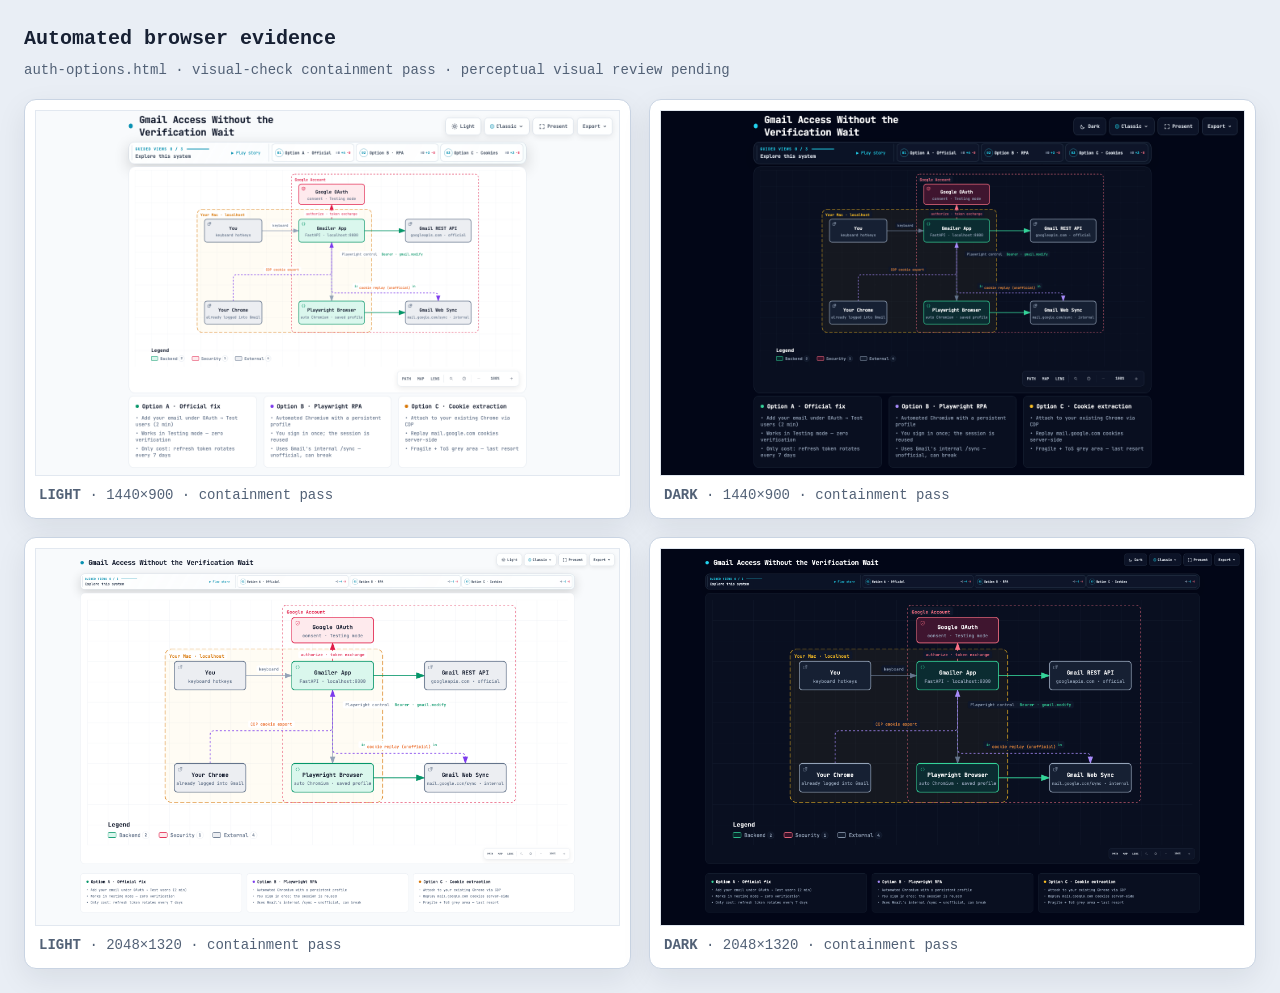
<file: docs/auth-options.visual-check.html>
<!doctype html>
<html lang="en">
<head>
<meta charset="utf-8">
<meta name="viewport" content="width=device-width,initial-scale=1">
<title>Archify automated browser evidence · auth-options.html</title>
<style>
*{box-sizing:border-box}body{margin:0;padding:24px;background:#e9eef5;color:#172033;font:14px/1.5 ui-monospace,SFMono-Regular,Menlo,Consolas,monospace}header{max-width:1500px;margin:0 auto 18px}h1{margin:0 0 6px;font-size:20px}p{margin:0;color:#526176}.grid{max-width:1500px;margin:auto;display:grid;grid-template-columns:repeat(2,minmax(0,1fr));gap:18px}figure{margin:0;padding:10px;background:white;border:1px solid #c9d4e3;border-radius:12px;box-shadow:0 10px 30px rgba(15,23,42,.08)}img{display:block;width:100%;height:auto;border:1px solid #e2e8f0}figcaption{padding:9px 4px 2px;color:#526176}@media(max-width:900px){.grid{grid-template-columns:1fr}}
</style>
</head>
<body>
<header><h1>Automated browser evidence</h1><p>auth-options.html · visual-check containment pass · perceptual visual review pending</p></header>
<main class="grid">
      <figure>
        <img src="auth-options.visual-check.1440x900.light.png" alt="light 1440 by 900">
        <figcaption><strong>LIGHT</strong> · 1440×900 · containment pass</figcaption>
      </figure>
      <figure>
        <img src="auth-options.visual-check.1440x900.dark.png" alt="dark 1440 by 900">
        <figcaption><strong>DARK</strong> · 1440×900 · containment pass</figcaption>
      </figure>
      <figure>
        <img src="auth-options.visual-check.2048x1320.light.png" alt="light 2048 by 1320">
        <figcaption><strong>LIGHT</strong> · 2048×1320 · containment pass</figcaption>
      </figure>
      <figure>
        <img src="auth-options.visual-check.2048x1320.dark.png" alt="dark 2048 by 1320">
        <figcaption><strong>DARK</strong> · 2048×1320 · containment pass</figcaption>
      </figure>
</main>
</body>
</html>
</file>
